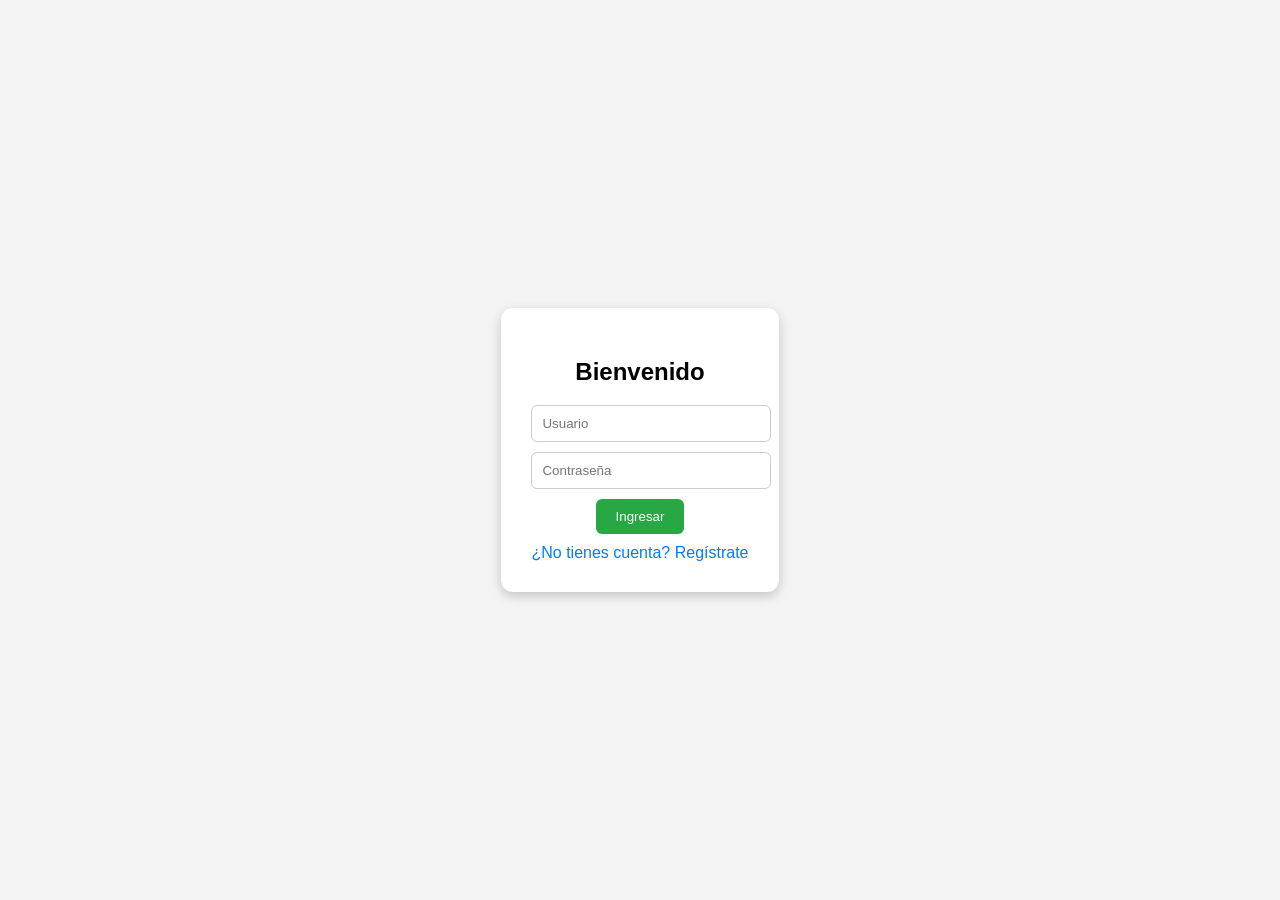
<file: INCLUSIVO_PROYECTO_ESTILIZADO/target/inclusivo-1.0-SNAPSHOT/index.html>
<!DOCTYPE html>
<html lang="es">
<head>
  <meta charset="UTF-8" />
  <title>Login - Simulador Inclusivo</title>
  <link rel="stylesheet" href="css/estilo.css">
</head>
<body>
  <div class="form-container">
    <h2>Bienvenido</h2>
    <form action="login" method="post">
      <input type="text" name="usuario" placeholder="Usuario" required>
      <input type="password" name="contrasena" placeholder="Contraseña" required>
      <button type="submit">Ingresar</button>
    </form>
    <a href="registro.html">¿No tienes cuenta? Regístrate</a>
  </div>
</body>
</html>
</file>
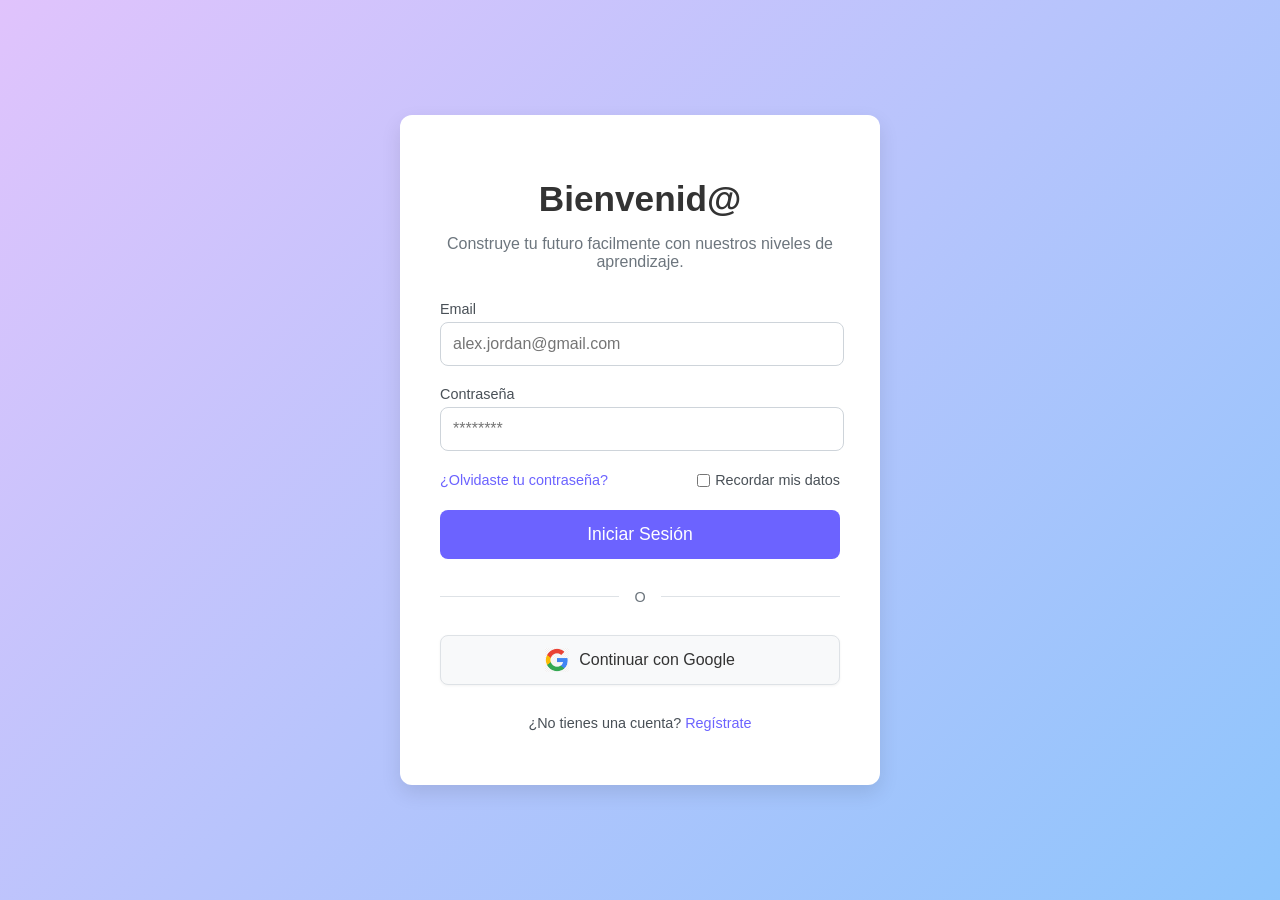
<file: INCLUSIVO_PROYECTO_ESTILIZADO/src/main/webapp/index.html>
<!DOCTYPE html>
<html lang="es">
<head>
    <meta charset="UTF-8">
    <meta name="viewport" content="width=device-width, initial-scale=1.0">
    <link rel="stylesheet" href="css/estilo.css"> <title>Iniciar Sesión</title>
</head>
<body>
    <div class="login-container">
        <h1>Bienvenid@ </h1>
        <p class="tagline">Construye tu futuro facilmente con nuestros niveles de aprendizaje.</p>

        <form action="login" method="post" class="login-form">
            <div class="input-group">
                <label for="correo">Email</label>
                <input type="email" id="correo" name="correo" placeholder="alex.jordan@gmail.com" required>
            </div>
            <div class="input-group">
                <label for="contrasena">Contraseña</label>
                <input type="password" id="contrasena" name="contrasena" placeholder="********" required>
            </div>

            <div class="options">
                <a href="#" class="forgot-password">¿Olvidaste tu contraseña?</a>
                <label class="remember-me">
                    <input type="checkbox" name="remember">
                    Recordar mis datos
                </label>
            </div>

            <button type="submit" class="login-button">Iniciar Sesión</button>
        </form>

        <div class="or-separator">
            <hr>
            <span>O</span>
            <hr>
        </div>

        <button class="google-login">
            <img src="imagenes/gmail.png" alt="Continuar con Google">
            Continuar con Google
        </button>

        <p class="signup-link">¿No tienes una cuenta? <a href="registro.html">Regístrate</a></p>
    </div>
</body>
</html>
</file>
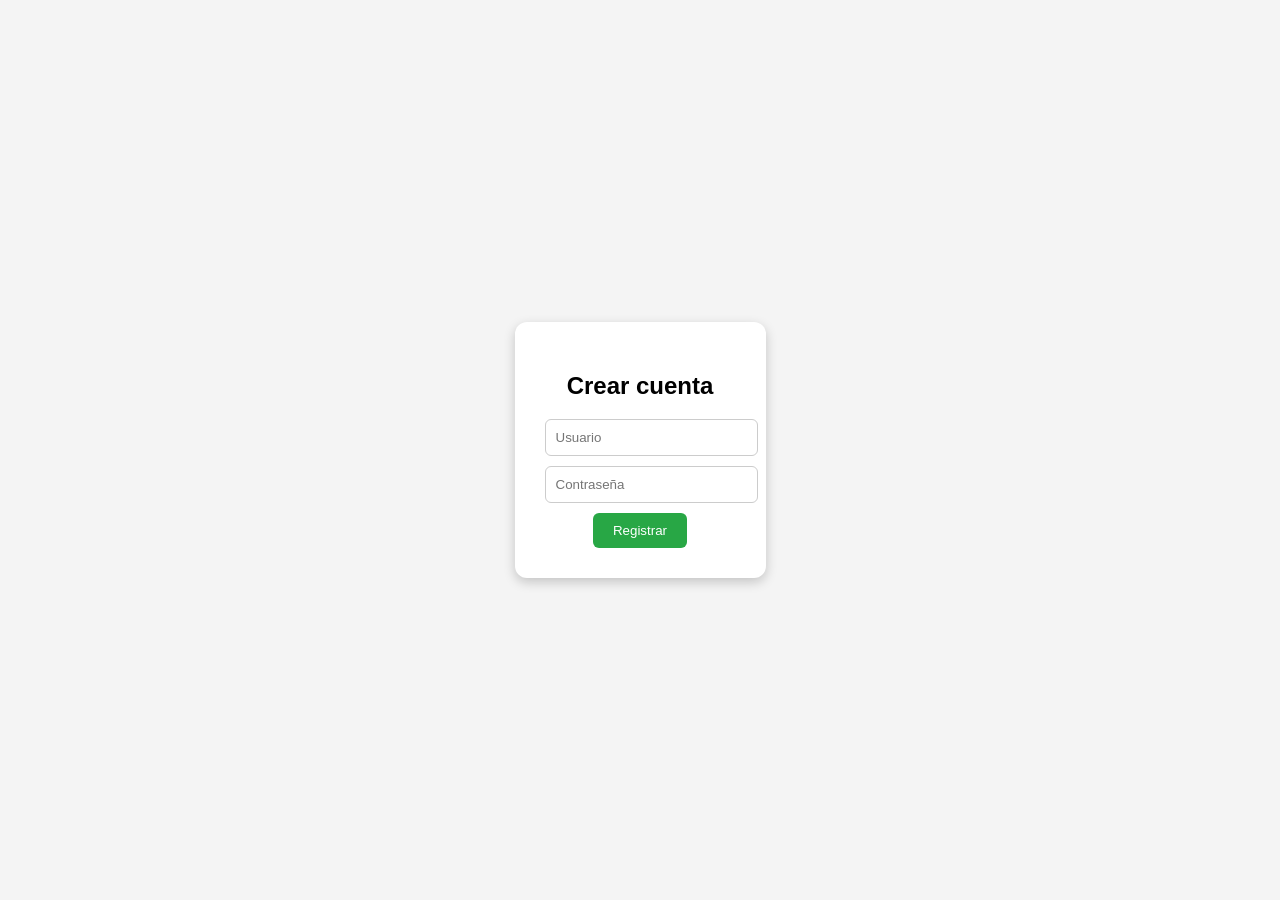
<file: INCLUSIVO_PROYECTO_ESTILIZADO/target/inclusivo-1.0-SNAPSHOT/registro.html>
<!DOCTYPE html>
<html lang="es">
<head>
  <meta charset="UTF-8" />
  <title>Registro</title>
  <link rel="stylesheet" href="css/estilo.css">
</head>
<body>
  <div class="form-container">
    <h2>Crear cuenta</h2>
    <form action="registro" method="post">
      <input type="text" name="usuario" placeholder="Usuario" required>
      <input type="password" name="contrasena" placeholder="Contraseña" required>
      <button type="submit">Registrar</button>
    </form>
  </div>
</body>
</html>
</file>
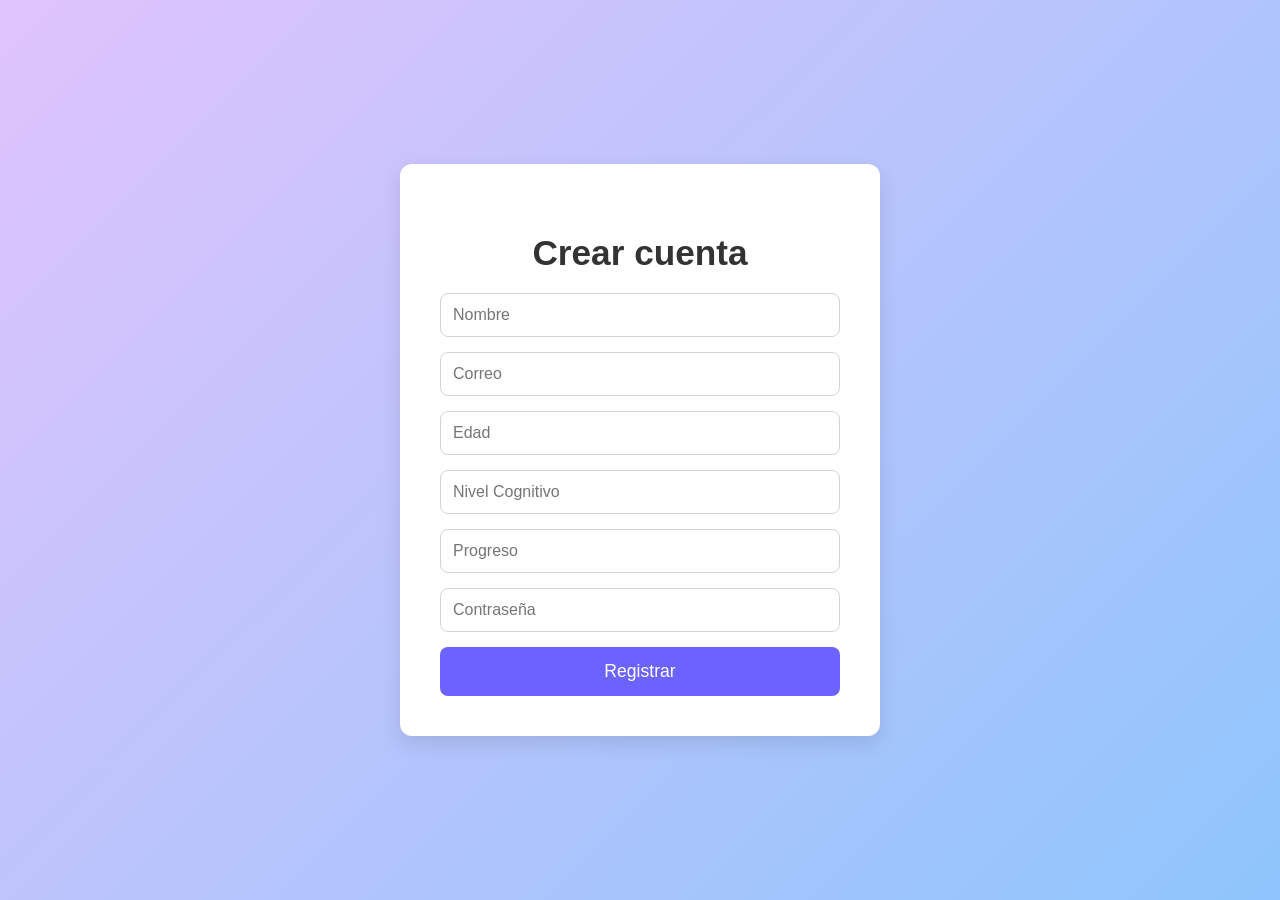
<file: INCLUSIVO_PROYECTO_ESTILIZADO/src/main/webapp/registro.html>
<!DOCTYPE html>
<html lang="es">
<head>
  <meta charset="UTF-8" />
  <title>Registro</title>
  <link rel="stylesheet" href="css/registro.css">
</head>
<body>
  <div class="form-container">
    <h2>Crear cuenta</h2>
    <form action="registro" method="post">
      <input type="nombre" name="nombre" placeholder="Nombre" required>
      <input type="email" name="correo" placeholder="Correo" required>
      <input type="number" name="edad" placeholder="Edad" required>
      <input type="text" name="nivel_cognitivo" placeholder="Nivel Cognitivo" required>
      <input type="text" name="progreso" placeholder="Progreso" required>
      <input type="password" name="contrasena" placeholder="Contraseña" required>
      <button type="submit">Registrar</button>
    </form>
  </div>
</body>
</html>
</file>
<file: INCLUSIVO_PROYECTO_ESTILIZADO/target/inclusivo-1.0-SNAPSHOT/css/estilo.css>
body {
  font-family: Arial, sans-serif;
  background-color: #f4f4f4;
  display: flex;
  justify-content: center;
  align-items: center;
  height: 100vh;
  margin: 0;
}
.form-container {
  background-color: white;
  padding: 30px;
  border-radius: 12px;
  box-shadow: 0 4px 12px rgba(0, 0, 0, 0.2);
  text-align: center;
  animation: slideDown 0.5s ease;
}
@keyframes slideDown {
  from { transform: translateY(-20px); opacity: 0; }
  to { transform: translateY(0); opacity: 1; }
}
input {
  display: block;
  width: 100%;
  margin: 10px 0;
  padding: 10px;
  border: 1px solid #ccc;
  border-radius: 6px;
}
button {
  background-color: #28a745;
  color: white;
  border: none;
  padding: 10px 20px;
  border-radius: 6px;
  cursor: pointer;
  transition: background-color 0.3s ease;
}
button:hover {
  background-color: #218838;
}
a {
  display: inline-block;
  margin-top: 10px;
  text-decoration: none;
  color: #007bff;
}
</file>
<file: INCLUSIVO_PROYECTO_ESTILIZADO/src/main/webapp/css/estilo.css>
body {
  font-family: 'Segoe UI', Tahoma, Geneva, Verdana, sans-serif;
  margin: 0;
  background: linear-gradient(135deg, #e0c3fc, 
  #8ec5fc); /* Degradado morado/azul claro */
  display: flex;
  justify-content: center;
  align-items: center;
  min-height: 100vh;
  animation: fadeIn 0.5s ease-in-out;
}

@keyframes fadeIn {
  from { opacity: 0; }
  to { opacity: 1; }
}

.login-container {
  background-color: #ffffff;
  padding: 40px;
  border-radius: 12px;
  box-shadow: 0 8px 20px rgba(0, 0, 0, 0.1);
  width: 400px;
  text-align: center;
}

.login-container h1 {
  color: #333;
  margin-bottom: 10px;
  font-size: 2.2em;
}

.login-container .tagline {
  color: #6c757d;
  margin-bottom: 30px;
  font-size: 1em;
}

.input-group {
  margin-bottom: 20px;
  text-align: left;
}

.input-group label {
  display: block;
  color: #495057;
  margin-bottom: 5px;
  font-size: 0.9em;
}

.input-group input[type="email"],
.input-group input[type="password"] {
  width: calc(100% - 22px);
  padding: 12px; /* Aumentar un poco el padding vertical */
  border: 1px solid #ced4da;
  border-radius: 8px; /* Más redondeado */
  font-size: 1em;
  transition: border-color 0.3s ease-in-out, box-shadow 0.3s ease-in-out;
}

.input-group input[type="email"]:focus,
.input-group input[type="password"]:focus {
  border-color: #6c63ff; /* Morado más intenso */
  outline: none;
  box-shadow: 0 0 0 0.2rem rgba(108, 99, 255, 0.25);
}

.options {
  display: flex;
  justify-content: space-between;
  align-items: center;
  margin-bottom: 20px;
  font-size: 0.9em;
}

.options .forgot-password {
  color: #6c63ff; /* Morado más consistente */
  text-decoration: none;
  transition: color 0.3s ease-in-out;
}

.options .forgot-password:hover {
  color: #5550cc;
}

.options .remember-me {
  display: flex;
  align-items: center;
  color: #495057;
}

.options .remember-me input[type="checkbox"] {
  margin-right: 5px;
}

.login-button {
  background-color: #6c63ff; /* Morado más intenso */
  color: white;
  border: none;
  border-radius: 8px; /* Mantener redondeado */
  padding: 14px 20px; /* Aumentar un poco el padding vertical */
  font-size: 1.1em;
  cursor: pointer;
  width: 100%;
  transition: background-color 0.3s ease-in-out, transform 0.2s ease-in-out;
}

.login-button:hover {
  background-color: #5550cc;
  transform: translateY(-2px);
  box-shadow: 0 4px 8px rgba(0, 0, 0, 0.1);
}

.or-separator {
  display: flex;
  align-items: center;
  margin: 30px 0;
  color: #6c757d;
  font-size: 0.9em;
}

.or-separator hr {
  flex-grow: 1;
  border: none;
  border-top: 1px solid #dee2e6;
}

.or-separator span {
  padding: 0 15px;
}

.google-login {
  background-color: #f8f9fa;
  color: #333;
  border: 1px solid #dee2e6;
  border-radius: 8px;
  padding: 12px 20px;
  font-size: 1em;
  cursor: pointer;
  width: 100%;
  display: flex;
  justify-content: center;
  align-items: center;
  transition: background-color 0.3s ease-in-out, border-color 0.3s ease-in-out;
  box-shadow: 0 1px 3px rgba(0, 0, 0, 0.05); /* Añadir una sombra sutil */
}

.google-login img {
  height: 24px;
  margin-right: 10px;
}

.google-login:hover {
  background-color: #e9ecef;
  border-color: #adb5bd;
  box-shadow: 0 2px 5px rgba(0, 0, 0, 0.1); /* Añadir una sombra al pasar el mouse */
}

.signup-link {
  margin-top: 30px;
  font-size: 0.9em;
  color: #495057;
}

.signup-link a {
  color: #6c63ff; /* Morado más consistente */
  text-decoration: none;
  transition: color 0.3s ease-in-out;
}

.signup-link a:hover {
  color: #5550cc;
}
</file>
<file: INCLUSIVO_PROYECTO_ESTILIZADO/src/main/webapp/css/registro.css>
body {
    font-family: 'Segoe UI', Tahoma, Geneva, Verdana, sans-serif;
    margin: 0;
    background: linear-gradient(135deg, #e0c3fc, #8ec5fc); /* Degradado morado/azul claro */
    display: flex;
    justify-content: center;
    align-items: center;
    min-height: 100vh;
    animation: fadeIn 0.5s ease-in-out;
}

@keyframes fadeIn {
    from { opacity: 0; }
    to { opacity: 1; }
}

.form-container {
    background-color: #ffffff;
    padding: 40px;
    border-radius: 12px;
    box-shadow: 0 8px 20px rgba(0, 0, 0, 0.1);
    width: 400px;
    text-align: center;
}

.form-container h2 {
    color: #333;
    margin-bottom: 20px;
    font-size: 2.2em;
}

.form-container form {
    display: flex;
    flex-direction: column;
}

.form-container input[type="Nombre"],
.form-container input[type="email"],
.form-container input[type="number"],
.form-container input[type="text"],
.form-container input[type="password"] {
    padding: 12px;
    margin-bottom: 15px;
    border: 1px solid #ced4da;
    border-radius: 8px;
    font-size: 1em;
    transition: border-color 0.3s ease-in-out, box-shadow 0.3s ease-in-out;
}

.form-container input:focus {
    border-color: #6c63ff; /* Morado principal */
    outline: none;
    box-shadow: 0 0 0 0.2rem rgba(108, 99, 255, 0.25);
}

.form-container button[type="submit"] {
    background-color: #6c63ff; /* Morado principal */
    color: white;
    border: none;
    border-radius: 8px;
    padding: 14px 20px;
    font-size: 1.1em;
    cursor: pointer;
    transition: background-color 0.3s ease-in-out, transform 0.2s ease-in-out;
}

.form-container button[type="submit"]:hover {
    background-color: #5550cc;
    transform: translateY(-2px);
    box-shadow: 0 4px 8px rgba(0, 0, 0, 0.1);
}
</file>
